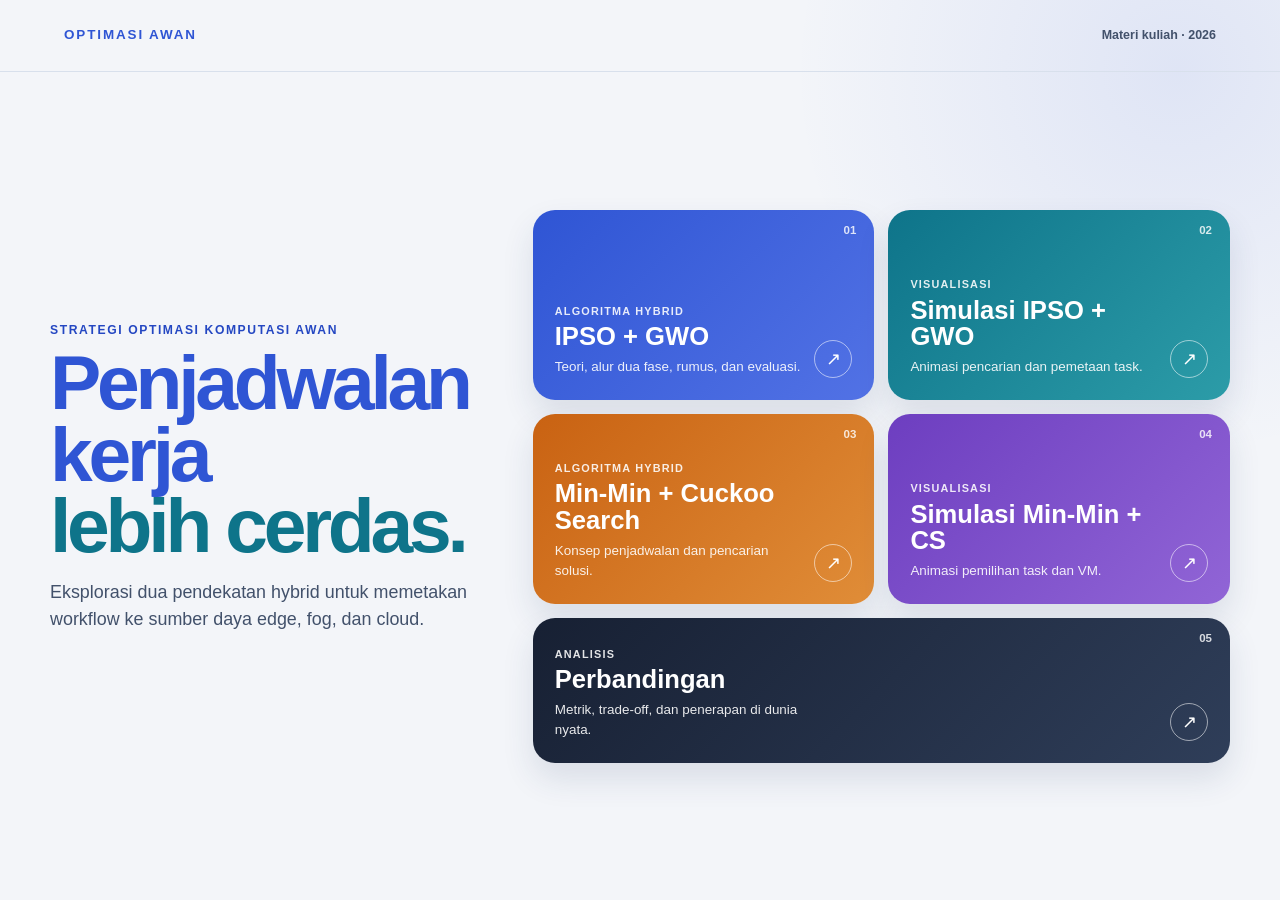
<file: index.html>
<!doctype html>
<html lang="id">
<head>
  <meta charset="utf-8">
  <meta name="viewport" content="width=device-width, initial-scale=1">
  <title>Strategi Optimasi Komputasi Awan</title>
  <meta name="description" content="Dashboard materi penjadwalan cloud dengan dua algoritma hybrid.">
  <link rel="stylesheet" href="css/base.css">
</head>
<body class="dashboard">
  <header class="dashboard-header">
    <a class="brand" href="index.html">OPTIMASI AWAN</a>
    <span class="header-meta">Materi kuliah · 2026</span>
  </header>

  <main class="dashboard-main">
    <section class="dashboard-intro">
      <p class="eyebrow">Strategi Optimasi Komputasi Awan</p>
      <h1>Penjadwalan kerja<br><span>lebih cerdas.</span></h1>
      <p>Eksplorasi dua pendekatan hybrid untuk memetakan workflow ke sumber daya edge, fog, dan cloud.</p>
    </section>

    <section class="dashboard-grid" aria-label="Pilihan halaman">
      <a class="dashboard-card card-indigo" href="ipso-gwo/">
        <span class="card-number">01</span>
        <div>
          <p class="card-kicker">Algoritma hybrid</p>
          <h2>IPSO + GWO</h2>
          <p>Teori, alur dua fase, rumus, dan evaluasi.</p>
        </div>
        <span class="card-arrow" aria-hidden="true">↗</span>
      </a>

      <a class="dashboard-card card-cyan" href="ipso-gwo/simulasi.html">
        <span class="card-number">02</span>
        <div>
          <p class="card-kicker">Visualisasi</p>
          <h2>Simulasi IPSO + GWO</h2>
          <p>Animasi pencarian dan pemetaan task.</p>
        </div>
        <span class="card-arrow" aria-hidden="true">↗</span>
      </a>

      <a class="dashboard-card card-orange" href="minmin-cs/">
        <span class="card-number">03</span>
        <div>
          <p class="card-kicker">Algoritma hybrid</p>
          <h2>Min-Min + Cuckoo Search</h2>
          <p>Konsep penjadwalan dan pencarian solusi.</p>
        </div>
        <span class="card-arrow" aria-hidden="true">↗</span>
      </a>

      <a class="dashboard-card card-violet" href="minmin-cs/simulasi.html">
        <span class="card-number">04</span>
        <div>
          <p class="card-kicker">Visualisasi</p>
          <h2>Simulasi Min-Min + CS</h2>
          <p>Animasi pemilihan task dan VM.</p>
        </div>
        <span class="card-arrow" aria-hidden="true">↗</span>
      </a>

      <a class="dashboard-card card-dark" href="perbandingan/">
        <span class="card-number">05</span>
        <div>
          <p class="card-kicker">Analisis</p>
          <h2>Perbandingan</h2>
          <p>Metrik, trade-off, dan penerapan di dunia nyata.</p>
        </div>
        <span class="card-arrow" aria-hidden="true">↗</span>
      </a>
    </section>
  </main>

  <script src="js/common.js"></script>
</body>
</html>
</file>
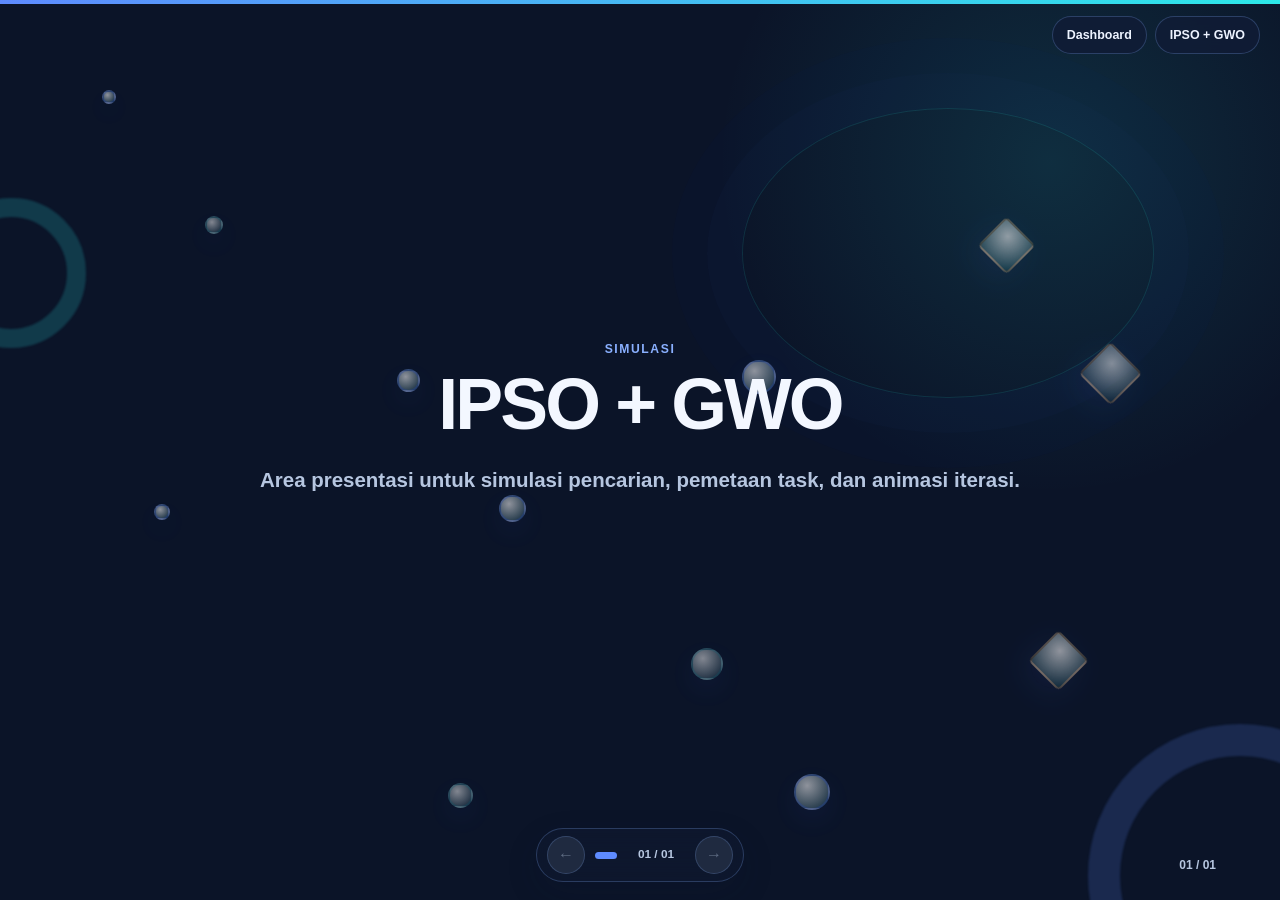
<file: ipso-gwo/simulasi.html>
<!doctype html>
<html lang="id">
<head>
  <meta charset="utf-8">
  <meta name="viewport" content="width=device-width, initial-scale=1">
  <title>Simulasi IPSO + GWO</title>
  <link rel="stylesheet" href="../css/base.css">
  <link rel="stylesheet" href="./theme.css">
</head>
<body class="slide-deck">
  <div class="slide-progress" data-slide-progress></div>
  <nav class="slide-nav" aria-label="Navigasi slide">
    <a href="../index.html">Dashboard</a>
    <a href="./">IPSO + GWO</a>
  </nav>
  <main class="slide-track" data-slide-track>
    <section class="slide todo-slide">
      <div class="slide-inner">
        <p class="eyebrow">Simulasi</p>
        <h1 class="slide-title">IPSO + GWO</h1>
        <p class="slide-subtitle">Area presentasi untuk simulasi pencarian, pemetaan task, dan animasi iterasi.</p>
        <!-- TODO: buat simulasi dan animasi IPSO + GWO di halaman ini. -->
        <!-- TODO: gunakan window.CloudTaskUtils.generateFairDataset agar perbandingan memakai seed dan data yang sama. -->
      </div>
      <span class="slide-number">01 / 01</span>
    </section>
  </main>
  <div class="slide-controls" aria-label="Kontrol slide">
    <button type="button" data-slide-prev aria-label="Slide sebelumnya">←</button>
    <div class="slide-dots" data-slide-dots></div>
    <span class="slide-counter" data-slide-counter>01 / 01</span>
    <button type="button" data-slide-next aria-label="Slide berikutnya">→</button>
  </div>
  <script src="../js/common.js"></script>
  <script src="../js/slides.js"></script>
</body>
</html>
</file>
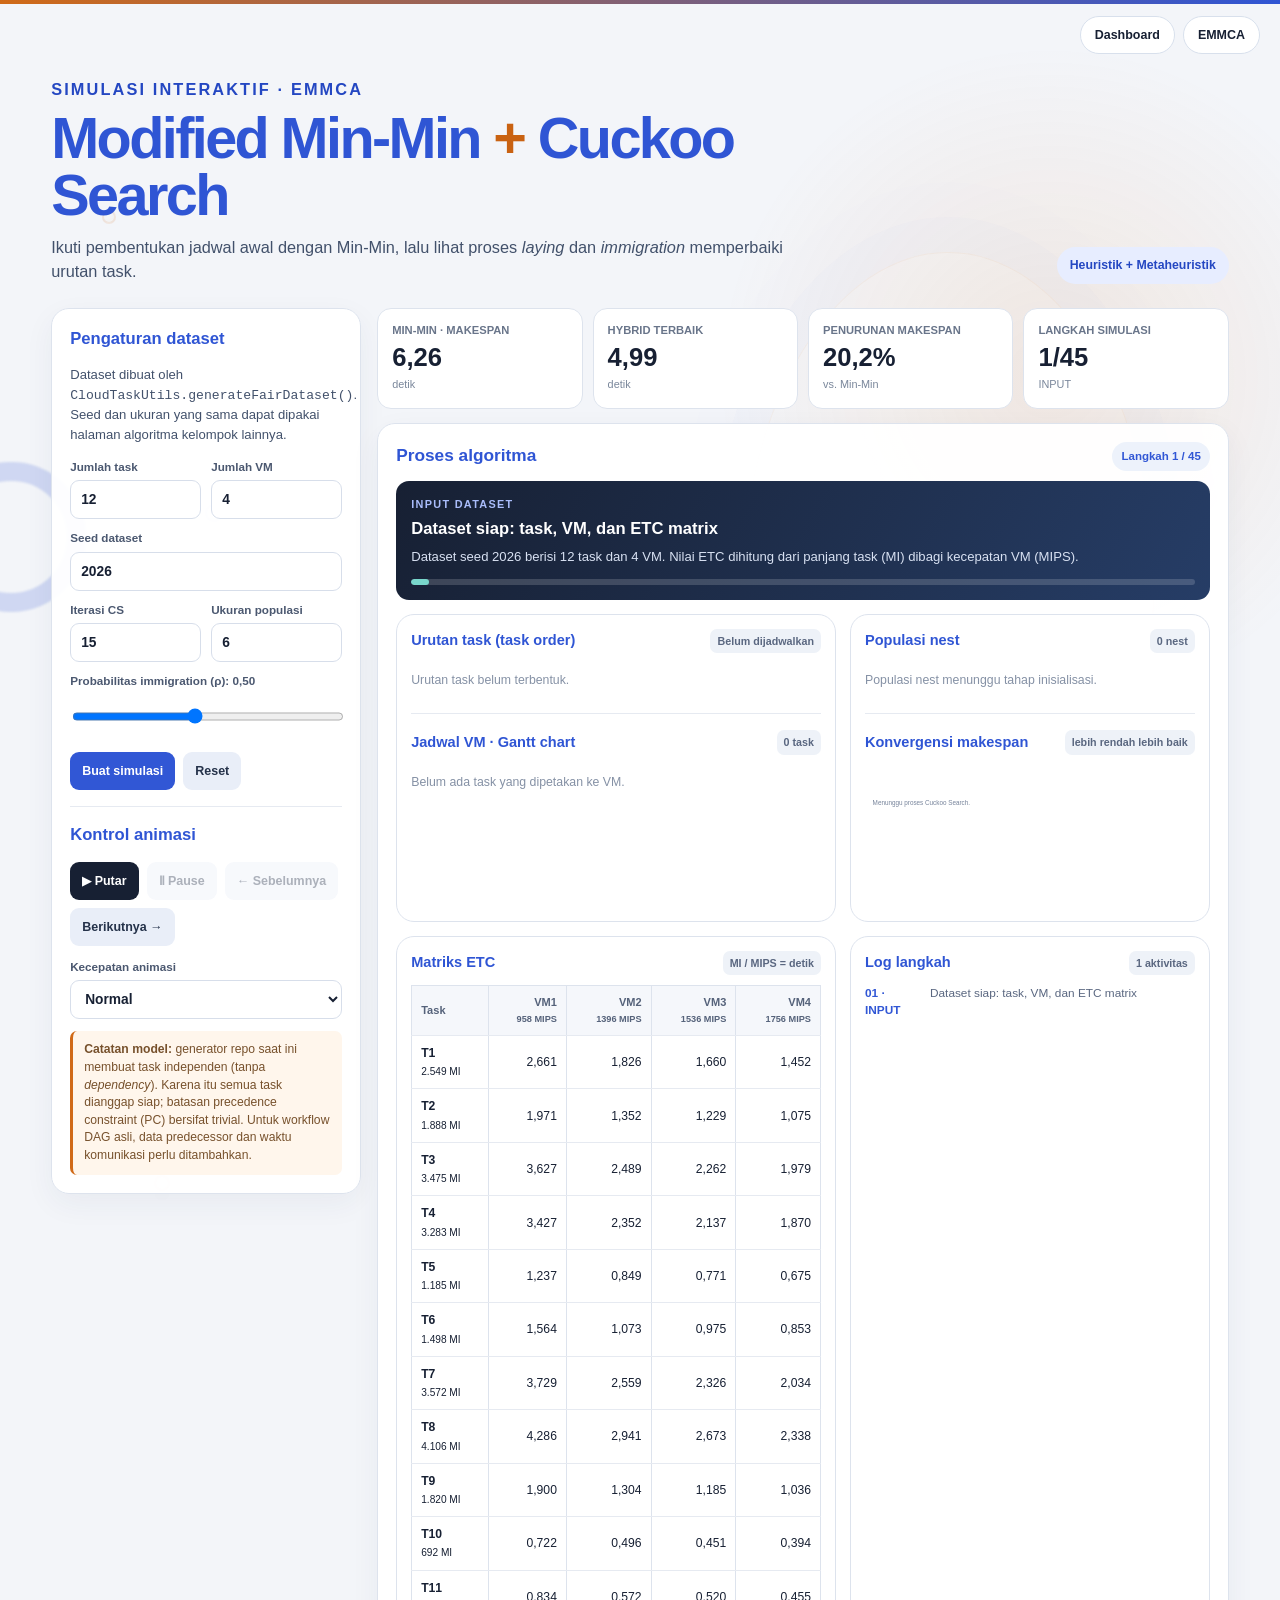
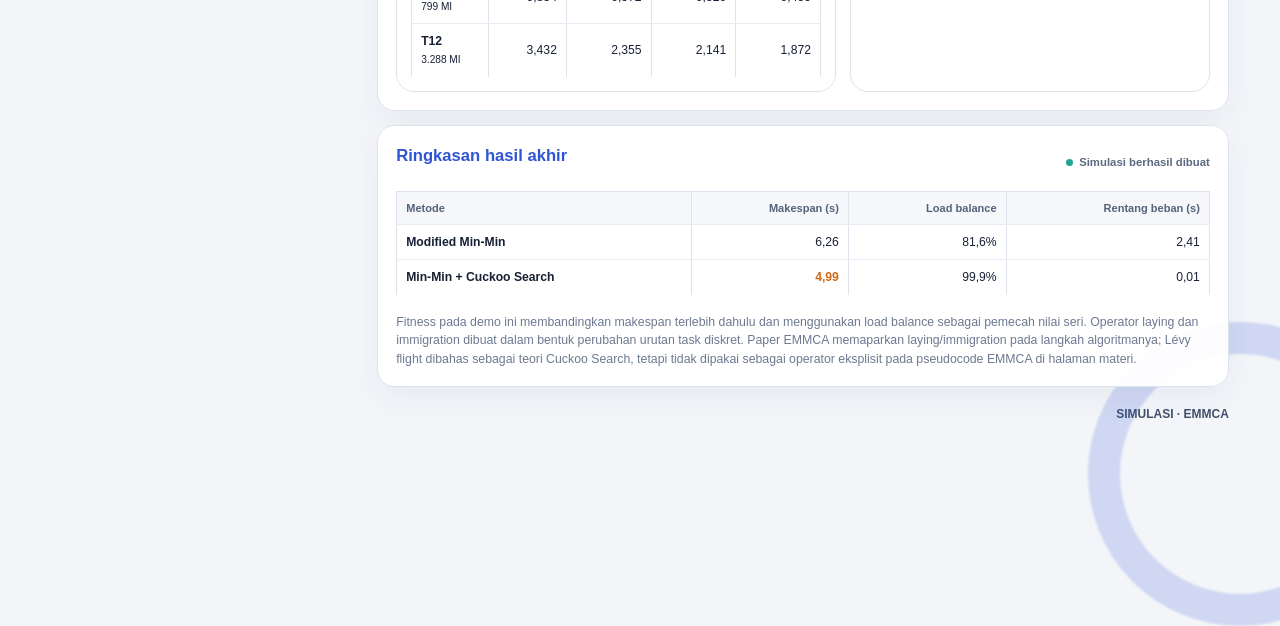
<file: minmin-cs/simulasi.html>
<!doctype html>
<html lang="id">
<head>
  <meta charset="utf-8">
  <meta name="viewport" content="width=device-width, initial-scale=1">
  <meta name="description" content="Simulasi interaktif Modified Min-Min dan Cuckoo Search untuk penjadwalan task cloud computing.">
  <title>Simulasi Min-Min + Cuckoo Search</title>
  <link rel="stylesheet" href="../css/base.css">
  <link rel="stylesheet" href="./theme.css">
  <style>
    /* Gaya khusus simulator; stylesheet global repo tetap dipakai. */
    .slide-deck.sim-page { width:100%; height:auto; min-height:100vh; overflow-x:hidden; overflow-y:auto; background:#f3f5f9; }
    .sim-page .slide-track { width:100%; height:auto; min-height:100vh; display:block; transform:none !important; }
    .sim-page .slide { display:block; width:100%; min-height:100vh; height:auto; padding:clamp(22px,4vw,54px); overflow:visible; }
    .sim-page .slide-inner { width:min(100%,1280px); opacity:1; transform:none; padding:14px 0 60px; }
    .sim-page .ambient-field { opacity:.45; }
    .sim-page .slide-number { position:static; display:block; width:min(100%,1280px); margin:-42px auto 24px; text-align:right; }
    .sim-page .slide-controls { display:none; }
    .sim-page .slide-nav { position:fixed; }
    .sim-header { display:flex; align-items:flex-end; justify-content:space-between; gap:24px; margin:12px 0 24px; }
    .sim-header h1 { max-width:800px; margin:8px 0 10px; color:var(--heading-color); font-size:clamp(2rem,4.5vw,4rem); line-height:1; letter-spacing:-.045em; }
    .sim-header p { max-width:780px; margin:0; color:var(--text-muted); font-size:1.02rem; }
    .sim-pill { flex:0 0 auto; padding:9px 13px; border-radius:999px; background:#e7edff; color:#2447c2; font-size:.77rem; font-weight:900; }
    .sim-grid { display:grid; grid-template-columns:310px minmax(0,1fr); gap:16px; align-items:start; }
    .sim-card { min-width:0; padding:18px; border:1px solid #dde3ed; border-radius:18px; background:rgba(255,255,255,.95); box-shadow:0 10px 30px rgba(31,54,98,.055); }
    .sim-card h2,.sim-card h3 { margin:0 0 12px; color:var(--heading-color); }
    .sim-card h2 { font-size:1.04rem; }
    .sim-card h3 { font-size:.91rem; }
    .sim-muted { color:var(--text-muted); font-size:.82rem; }
    .sim-controls { display:grid; grid-template-columns:1fr 1fr; gap:10px; }
    .sim-field { display:grid; gap:5px; min-width:0; }
    .sim-field.full { grid-column:1/-1; }
    .sim-field label { color:#4b5870; font-size:.73rem; font-weight:800; }
    .sim-field input,.sim-field select { width:100%; min-width:0; height:39px; border:1px solid #d7deea; border-radius:9px; padding:0 10px; background:#fff; color:#172033; font:700 .86rem Inter, "Segoe UI", Arial, sans-serif; }
    .sim-actions { display:flex; flex-wrap:wrap; gap:8px; margin-top:14px; }
    .sim-btn { min-height:38px; border:0; border-radius:9px; padding:8px 12px; background:#3157d5; color:#fff; font:800 .78rem Inter, "Segoe UI", Arial, sans-serif; cursor:pointer; transition:transform .15s,opacity .15s; }
    .sim-btn:hover:not(:disabled) { transform:translateY(-1px); }
    .sim-btn.secondary { background:#e9eef8; color:#25324a; }
    .sim-btn.dark { background:#172033; }
    .sim-btn:disabled { opacity:.38; cursor:not-allowed; }
    .sim-divider { height:1px; margin:16px 0; background:#e6eaf1; }
    .sim-note { margin:12px 0 0; padding:10px 11px; border-left:3px solid #d06a18; border-radius:7px; background:#fff6ec; color:#77512c; font-size:.76rem; line-height:1.45; }
    .sim-kpis { display:grid; grid-template-columns:repeat(4,minmax(0,1fr)); gap:10px; margin-bottom:14px; }
    .sim-kpi { min-width:0; padding:13px 14px; border:1px solid #dde3ed; border-radius:14px; background:#fff; }
    .sim-kpi span { display:block; color:#69758a; font-size:.7rem; font-weight:800; }
    .sim-kpi strong { display:block; margin-top:4px; color:#172033; font-size:clamp(1.25rem,2vw,1.85rem); line-height:1.1; font-variant-numeric:tabular-nums; }
    .sim-kpi small { color:#7a879b; font-size:.68rem; }
    .sim-stage-head { display:flex; justify-content:space-between; align-items:center; gap:12px; margin-bottom:10px; }
    .sim-stage-head h2 { margin:0; font-size:1.08rem; }
    .sim-step-badge { white-space:nowrap; padding:6px 9px; border-radius:999px; background:#edf2fb; color:#3157d5; font-size:.72rem; font-weight:900; }
    .sim-phase { padding:15px; border-radius:13px; background:linear-gradient(120deg,#172033,#263d66); color:#fff; }
    .sim-phase .phase-label { margin:0 0 5px; color:#aabdfb; font-size:.68rem; font-weight:900; letter-spacing:.12em; text-transform:uppercase; }
    .sim-phase h3 { margin:0 0 5px; color:#fff; font-size:1.04rem; }
    .sim-phase p { margin:0; color:#d8e1f2; font-size:.82rem; }
    .sim-progress { height:6px; margin-top:12px; overflow:hidden; border-radius:99px; background:rgba(255,255,255,.16); }
    .sim-progress span { display:block; width:0; height:100%; border-radius:99px; background:#78d6cb; transition:width .2s; }
    .sim-main-grid { display:grid; grid-template-columns:minmax(0,1.1fr) minmax(0,.9fr); gap:14px; margin-top:14px; }
    .sim-section-title { display:flex; justify-content:space-between; align-items:center; gap:8px; margin:0 0 10px; }
    .sim-section-title h3 { margin:0; }
    .sim-tag { padding:4px 7px; border-radius:7px; background:#eef2f8; color:#5a6780; font-size:.67rem; font-weight:800; }
    .sim-order { display:flex; flex-wrap:wrap; gap:6px; min-height:34px; align-items:center; }
    .sim-chip { display:inline-grid; place-items:center; min-width:34px; height:30px; padding:0 7px; border-radius:8px; background:#edf2fb; color:#3157d5; font-size:.72rem; font-weight:900; box-shadow:inset 0 0 0 1px rgba(49,87,213,.12); }
    .sim-chip.active { background:#d06a18; color:#fff; }
    .sim-chip.entry { background:#3157d5; color:#fff; }
    .sim-table-wrap { width:100%; overflow:auto; }
    .sim-table { width:100%; border-collapse:collapse; font-size:.76rem; font-variant-numeric:tabular-nums; }
    .sim-table th,.sim-table td { padding:8px 9px; border-bottom:1px solid #e6eaf1; text-align:right; white-space:nowrap; }
    .sim-table th:first-child,.sim-table td:first-child { text-align:left; }
    .sim-table thead th { color:#55627a; background:#f5f7fb; font-size:.69rem; }
    .sim-table tbody tr:last-child td { border-bottom:0; }
    .sim-highlight { color:#d06a18; font-weight:900; }
    .sim-vm-list { display:grid; gap:10px; }
    .sim-vm-row { display:grid; grid-template-columns:55px minmax(0,1fr) 62px; align-items:center; gap:8px; }
    .sim-vm-name { color:#43516b; font-size:.73rem; font-weight:900; }
    .sim-vm-rail { position:relative; min-width:0; height:26px; overflow:hidden; border-radius:7px; background:repeating-linear-gradient(90deg,#f1f4f9 0,#f1f4f9 calc(25% - 1px),#dfe5ef calc(25% - 1px),#dfe5ef 25%); }
    .sim-vm-bar { position:absolute; top:3px; bottom:3px; display:flex; align-items:center; justify-content:center; overflow:hidden; border-radius:5px; color:#fff; font-size:.63rem; font-weight:900; white-space:nowrap; min-width:3px; }
    .sim-vm-load { color:#65728a; font-size:.7rem; text-align:right; }
    .sim-pop { display:grid; gap:7px; max-height:250px; overflow:auto; }
    .sim-nest { display:grid; grid-template-columns:76px minmax(0,1fr) auto; gap:8px; align-items:center; padding:8px; border:1px solid #e4e9f1; border-radius:9px; background:#fbfcfe; }
    .sim-nest.best { border-color:#e7a45f; background:#fff8f0; }
    .sim-nest-label { color:#4d5a70; font-size:.7rem; font-weight:900; }
    .sim-nest-order { display:flex; flex-wrap:wrap; gap:3px; }
    .sim-nest-order span { min-width:23px; padding:3px 4px; border-radius:5px; background:#edf2fb; color:#425579; font-size:.62rem; font-weight:800; text-align:center; }
    .sim-nest-score { color:#172033; font-size:.7rem; font-weight:900; white-space:nowrap; }
    .sim-chart { width:100%; height:142px; display:block; overflow:visible; }
    .sim-chart text { fill:#76839a; font:10px Inter,Arial,sans-serif; }
    .sim-log { max-height:195px; overflow:auto; display:grid; gap:7px; }
    .sim-log-item { display:grid; grid-template-columns:56px minmax(0,1fr); gap:9px; padding-bottom:7px; border-bottom:1px solid #edf0f5; font-size:.74rem; }
    .sim-log-item:last-child { border-bottom:0; }
    .sim-log-item time { color:#3157d5; font-weight:900; }
    .sim-log-item span { color:#5a6780; }
    .sim-summary { margin-top:14px; }
    .sim-summary table { min-width:480px; }
    .sim-footer-note { margin:18px 0 0; color:#6d7990; font-size:.77rem; line-height:1.5; }
    .sim-status { display:inline-flex; align-items:center; gap:6px; color:#5b6a82; font-size:.71rem; font-weight:800; }
    .sim-status::before { content:""; width:7px; height:7px; border-radius:50%; background:#20a58e; }
    .sim-empty { color:#8591a5; font-size:.77rem; padding:8px 0; }
    @media (max-width:1050px) {
      .sim-grid { grid-template-columns:1fr; }
      .sim-controls { grid-template-columns:repeat(3,minmax(0,1fr)); }
      .sim-field.full { grid-column:auto; }
    }
    @media (max-width:700px) {
      .sim-page .slide { padding:22px 14px 36px; }
      .sim-header { display:block; }
      .sim-pill { display:inline-block; margin-top:14px; }
      .sim-kpis { grid-template-columns:repeat(2,minmax(0,1fr)); }
      .sim-main-grid { grid-template-columns:1fr; }
      .sim-controls { grid-template-columns:repeat(2,minmax(0,1fr)); }
      .sim-nest { grid-template-columns:65px minmax(0,1fr); }
      .sim-nest-score { grid-column:2; }
    }
    @media (prefers-reduced-motion:reduce) { .sim-btn,.sim-progress span { transition:none; } }
  </style>
</head>
<body class="slide-deck sim-page">
  <div class="slide-progress" data-slide-progress></div>
  <nav class="slide-nav" aria-label="Navigasi halaman">
    <a href="../index.html">Dashboard</a>
    <a href="./">EMMCA</a>
  </nav>
      
  <main class="slide-track" data-slide-track>
    <section class="slide">
      <div class="slide-inner">
        <header class="sim-header">
          <div>
            <p class="eyebrow">Simulasi interaktif · EMMCA</p>
            <h1>Modified Min-Min <span style="color:var(--orange)">+</span> Cuckoo Search</h1>
            <p>Ikuti pembentukan jadwal awal dengan Min-Min, lalu lihat proses <em>laying</em> dan <em>immigration</em> memperbaiki urutan task.</p>
          </div>
          <span class="sim-pill">Heuristik + Metaheuristik</span>
        </header>

        <div class="sim-grid">
          <aside class="sim-card" aria-label="Pengaturan simulasi">
            <h2>Pengaturan dataset</h2>
            <p class="sim-muted">Dataset dibuat oleh <code>CloudTaskUtils.generateFairDataset()</code>. Seed dan ukuran yang sama dapat dipakai halaman algoritma kelompok lainnya.</p>
            <div class="sim-controls">
              <div class="sim-field">
                <label for="task-count">Jumlah task</label>
                <input id="task-count" type="number" min="4" max="24" step="1" value="12">
              </div>
              <div class="sim-field">
                <label for="vm-count">Jumlah VM</label>
                <input id="vm-count" type="number" min="2" max="8" step="1" value="4">
              </div>
              <div class="sim-field full">
                <label for="seed">Seed dataset</label>
                <input id="seed" type="number" min="1" max="999999" step="1" value="2026">
              </div>
              <div class="sim-field">
                <label for="iterations">Iterasi CS</label>
                <input id="iterations" type="number" min="1" max="50" step="1" value="15">
              </div>
              <div class="sim-field">
                <label for="population">Ukuran populasi</label>
                <input id="population" type="number" min="3" max="12" step="1" value="6">
              </div>
              <div class="sim-field full">
                <label for="rho">Probabilitas immigration (ρ): <strong id="rho-value">0,50</strong></label>
                <input id="rho" type="range" min="0.1" max="1" step="0.05" value="0.5">
              </div>
            </div>
            <div class="sim-actions">
              <button class="sim-btn" id="build-btn" type="button">Buat simulasi</button>
              <button class="sim-btn secondary" id="reset-btn" type="button">Reset</button>
            </div>
            <div class="sim-divider"></div>
            <h2>Kontrol animasi</h2>
            <div class="sim-actions">
              <button class="sim-btn dark" id="play-btn" type="button">▶ Putar</button>
              <button class="sim-btn secondary" id="pause-btn" type="button" disabled>Ⅱ Pause</button>
              <button class="sim-btn secondary" id="prev-step-btn" type="button">← Sebelumnya</button>
              <button class="sim-btn secondary" id="next-step-btn" type="button">Berikutnya →</button>
            </div>
            <div class="sim-field" style="margin-top:12px">
              <label for="speed">Kecepatan animasi</label>
              <select id="speed">
                <option value="1400">Lambat</option>
                <option value="800" selected>Normal</option>
                <option value="350">Cepat</option>
              </select>
            </div>
            <p class="sim-note"><strong>Catatan model:</strong> generator repo saat ini membuat task independen (tanpa <em>dependency</em>). Karena itu semua task dianggap siap; batasan precedence constraint (PC) bersifat trivial. Untuk workflow DAG asli, data predecessor dan waktu komunikasi perlu ditambahkan.</p>
          </aside>

          <div>
            <section class="sim-kpis" aria-label="Metrik utama">
              <div class="sim-kpi"><span>MIN-MIN · MAKESPAN</span><strong id="kpi-minmin">—</strong><small>detik</small></div>
              <div class="sim-kpi"><span>HYBRID TERBAIK</span><strong id="kpi-hybrid">—</strong><small>detik</small></div>
              <div class="sim-kpi"><span>PENURUNAN MAKESPAN</span><strong id="kpi-gain">—</strong><small>vs. Min-Min</small></div>
              <div class="sim-kpi"><span>LANGKAH SIMULASI</span><strong id="kpi-step">—</strong><small id="kpi-iteration">menyiapkan data</small></div>
            </section>

            <section class="sim-card" aria-live="polite">
              <div class="sim-stage-head">
                <h2>Proses algoritma</h2>
                <span class="sim-step-badge" id="step-badge">Langkah 1 / 1</span>
              </div>
              <div class="sim-phase">
                <p class="phase-label" id="phase-label">INPUT DATASET</p>
                <h3 id="phase-title">Menyiapkan task dan VM</h3>
                <p id="phase-description">Klik Buat simulasi untuk membangun dataset, ETC matrix, dan urutan awal.</p>
                <div class="sim-progress"><span id="phase-progress"></span></div>
              </div>

              <div class="sim-main-grid">
                <section class="sim-card" style="padding:14px;box-shadow:none">
                  <div class="sim-section-title"><h3>Urutan task (task order)</h3><span class="sim-tag" id="order-tag">Belum dijadwalkan</span></div>
                  <div class="sim-order" id="order-view"><span class="sim-empty">Urutan task akan muncul di sini.</span></div>
                  <div class="sim-divider"></div>
                  <div class="sim-section-title"><h3>Jadwal VM · Gantt chart</h3><span class="sim-tag" id="gantt-tag">0 task</span></div>
                  <div class="sim-vm-list" id="gantt-view"><span class="sim-empty">Timeline VM akan muncul setelah langkah Min-Min.</span></div>
                </section>
                <section class="sim-card" style="padding:14px;box-shadow:none">
                  <div class="sim-section-title"><h3>Populasi nest</h3><span class="sim-tag" id="population-tag">0 nest</span></div>
                  <div class="sim-pop" id="population-view"><span class="sim-empty">Populasi Cuckoo Search muncul setelah solusi awal terbentuk.</span></div>
                  <div class="sim-divider"></div>
                  <div class="sim-section-title"><h3>Konvergensi makespan</h3><span class="sim-tag">lebih rendah lebih baik</span></div>
                  <svg class="sim-chart" id="convergence-chart" viewBox="0 0 520 142" role="img" aria-label="Grafik konvergensi makespan">
                    <text x="12" y="22">Grafik akan muncul setelah iterasi berjalan.</text>
                  </svg>
                </section>
              </div>

              <div class="sim-main-grid">
                <section class="sim-card" style="padding:14px;box-shadow:none">
                  <div class="sim-section-title"><h3>Matriks ETC</h3><span class="sim-tag">MI / MIPS = detik</span></div>
                  <div class="sim-table-wrap" id="etc-view"><span class="sim-empty">Matriks execution time akan muncul di sini.</span></div>
                </section>
                <section class="sim-card" style="padding:14px;box-shadow:none">
                  <div class="sim-section-title"><h3>Log langkah</h3><span class="sim-tag" id="log-count">0 aktivitas</span></div>
                  <div class="sim-log" id="log-view"><span class="sim-empty">Log proses akan muncul di sini.</span></div>
                </section>
              </div>
            </section>

            <section class="sim-card sim-summary">
              <div class="sim-section-title"><h2>Ringkasan hasil akhir</h2><span class="sim-status" id="sim-status">Siap dijalankan</span></div>
              <div class="sim-table-wrap">
                <table class="sim-table" aria-label="Perbandingan Min-Min dan Min-Min Cuckoo Search">
                  <thead><tr><th>Metode</th><th>Makespan (s)</th><th>Load balance</th><th>Rentang beban (s)</th></tr></thead>
                  <tbody id="result-table"><tr><td colspan="4" style="text-align:center;color:#8490a4">Hasil akan terisi setelah simulasi dibuat.</td></tr></tbody>
                </table>
              </div>
              <p class="sim-footer-note">Fitness pada demo ini membandingkan makespan terlebih dahulu dan menggunakan load balance sebagai pemecah nilai seri. Operator laying dan immigration dibuat dalam bentuk perubahan urutan task diskret. Paper EMMCA memaparkan laying/immigration pada langkah algoritmanya; Lévy flight dibahas sebagai teori Cuckoo Search, tetapi tidak dipakai sebagai operator eksplisit pada pseudocode EMMCA di halaman materi.</p>
            </section>
          </div>
        </div>
      </div>
      <span class="slide-number">SIMULASI · EMMCA</span>
    </section>
  </main>
  
  <div class="slide-controls" aria-label="Kontrol slide">
    <button type="button" data-slide-prev aria-label="Slide sebelumnya">←</button>
    <div class="slide-dots" data-slide-dots></div>
    <span class="slide-counter" data-slide-counter>01 / 01</span>
    <button type="button" data-slide-next aria-label="Slide berikutnya">→</button>
  </div>
  
  <script src="../js/common.js"></script>
  <script src="../js/slides.js"></script>
  <script src="../js/minmin-cs-simulation.js"></script>
</body>
</html>
</file>
<file: css/base.css>
:root,
[data-theme="light"] {
  --bg: #f3f5f9;
  --slide-bg: #f5f7fb;
  --slide-bg-alt: #edf2fa;
  --surface: #ffffff;
  --surface-subtle: #edf2fb;
  --text: #172033;
  --text-color: var(--text);
  --heading-color: #2f55d4;
  --text-muted: #42516b;
  --muted: var(--text-muted);
  --indigo: #2f55d4;
  --cyan: #0e748a;
  --orange: #c96212;
  --violet: #7445c5;
  --accent: var(--indigo);
  --accent-secondary: var(--cyan);
  --accent-text: #2447c2;
  --accent-soft: rgba(47, 85, 212, 0.10);
  --accent-glow: rgba(47, 85, 212, 0.22);
  --dark: #172033;
  --border: #d8e0ec;
  --radius: 22px;
  --container: 1180px;
  --shadow-card: 0 14px 32px rgba(23, 32, 51, 0.08);
  --shadow-card-hover: 0 20px 40px rgba(23, 32, 51, 0.14);
  --dock-bg: rgba(255, 255, 255, 0.90);
  --dock-border: rgba(47, 85, 212, 0.18);
  --dock-btn-bg: #2f55d4;
  --dock-btn-fg: #ffffff;
  --dock-btn-disabled-bg: #e4eaf4;
  --dock-btn-disabled-fg: #8391a8;
  --dock-dot-bg: #b4c0d4;
  --nav-bg: rgba(255, 255, 255, 0.92);
  --nav-fg: #172033;
  --nav-border: #d8e0ec;
  --code-bg: #131d31;
  --code-fg: #edf3ff;
  --ambient-primary: rgba(47, 85, 212, 0.34);
  --ambient-secondary: rgba(14, 116, 138, 0.28);
  --ambient-tertiary: rgba(201, 98, 18, 0.26);
  --focus-ring: #2f55d4;
}

[data-theme="dark"],
.slide[data-theme="dark"] {
  --bg: #0d1525;
  --slide-bg: #0d1525;
  --slide-bg-alt: #111c32;
  --surface: #152238;
  --surface-subtle: #1c2d4a;
  --text: #e4ecf9;
  --text-color: var(--text);
  --heading-color: #f0f5ff;
  --text-muted: #b4c2d8;
  --muted: var(--text-muted);
  --indigo: #4169eb;
  --accent: #6e94ff;
  --accent-secondary: #4ed8e0;
  --accent-text: #85a8ff;
  --accent-soft: rgba(110, 148, 255, 0.14);
  --accent-glow: rgba(110, 148, 255, 0.28);
  --border: #2a3c5c;
  --shadow-card: 0 14px 32px rgba(4, 9, 20, 0.36);
  --shadow-card-hover: 0 22px 44px rgba(4, 9, 20, 0.5);
  --dock-bg: rgba(18, 29, 48, 0.92);
  --dock-border: rgba(133, 168, 255, 0.22);
  --dock-btn-bg: #3b63e6;
  --dock-btn-fg: #ffffff;
  --dock-btn-disabled-bg: rgba(148, 163, 184, 0.16);
  --dock-btn-disabled-fg: rgba(180, 194, 216, 0.45);
  --dock-dot-bg: #4f6282;
  --nav-bg: rgba(21, 34, 56, 0.92);
  --nav-fg: #edf3ff;
  --nav-border: #2c4063;
  --code-bg: #0a1120;
  --code-fg: #edf3ff;
  --ambient-primary: rgba(110, 148, 255, 0.32);
  --ambient-secondary: rgba(78, 216, 224, 0.28);
  --ambient-tertiary: rgba(255, 166, 77, 0.24);
  --focus-ring: #85a8ff;
}

* { box-sizing: border-box; }
html { scroll-behavior: smooth; }
body {
  margin: 0;
  min-width: 320px;
  color: var(--text-color);
  background: var(--bg);
  font-family: Inter, "Segoe UI", Arial, sans-serif;
  line-height: 1.5;
}
a { color: inherit; }

:focus-visible {
  outline: 3px solid var(--focus-ring);
  outline-offset: 2px;
}

/* Dashboard */
.dashboard {
  min-height: 100vh;
  background:
    radial-gradient(circle at 92% 8%, var(--accent-soft), transparent 24rem),
    var(--bg);
}
.dashboard-header {
  height: 72px;
  display: flex;
  align-items: center;
  justify-content: space-between;
  padding: 0 clamp(20px, 5vw, 64px);
  border-bottom: 1px solid var(--border);
}
.brand {
  text-decoration: none;
  color: var(--heading-color);
  font-size: 0.84rem;
  font-weight: 900;
  letter-spacing: 0.14em;
}
.header-meta {
  color: var(--text-muted);
  font-size: 0.78rem;
  font-weight: 700;
}
.dashboard-main {
  width: min(calc(100% - 40px), var(--container));
  min-height: calc(100vh - 72px);
  margin: 0 auto;
  display: grid;
  grid-template-columns: 0.72fr 1.28fr;
  gap: clamp(28px, 5vw, 72px);
  align-items: center;
  padding: 44px 0;
}
.dashboard-intro h1 {
  margin: 8px 0 18px;
  color: var(--heading-color);
  font-size: clamp(3rem, 6vw, 6.1rem);
  line-height: 0.93;
  letter-spacing: -0.055em;
}
.dashboard-intro h1 span { color: var(--accent-secondary); }
.dashboard-intro > p:last-child {
  max-width: 430px;
  color: var(--text-muted);
  font-size: clamp(1rem, 1.4vw, 1.15rem);
}
.eyebrow {
  margin: 0;
  color: var(--accent-text);
  font-size: 0.76rem;
  font-weight: 900;
  letter-spacing: 0.13em;
  text-transform: uppercase;
}
.dashboard-grid {
  display: grid;
  grid-template-columns: repeat(2, minmax(0, 1fr));
  gap: 14px;
}
.dashboard-card {
  position: relative;
  min-height: 190px;
  padding: 22px;
  display: flex;
  align-items: flex-end;
  justify-content: space-between;
  overflow: hidden;
  border-radius: var(--radius);
  color: #ffffff;
  text-decoration: none;
  box-shadow: 0 16px 32px rgba(31, 54, 98, 0.12);
  transition: transform 180ms ease, box-shadow 180ms ease;
}
.dashboard-card:hover {
  transform: translateY(-5px);
  box-shadow: 0 20px 38px rgba(31, 54, 98, 0.20);
}
.dashboard-card:last-child { grid-column: 1 / -1; min-height: 145px; }
.card-indigo { background: linear-gradient(135deg, #2f55d4, #5272e5); }
.card-cyan { background: linear-gradient(135deg, #0e748a, #2c9ca8); }
.card-orange { background: linear-gradient(135deg, #c96212, #e08d38); }
.card-violet { background: linear-gradient(135deg, #6d3ec0, #9165d6); }
.card-dark { background: linear-gradient(135deg, #172033, #2f3e59); }
.card-number {
  position: absolute;
  right: 18px;
  top: 12px;
  font-size: 0.72rem;
  font-weight: 900;
  opacity: 0.82;
}
.card-kicker {
  margin: 0 0 4px;
  font-size: 0.68rem;
  font-weight: 900;
  letter-spacing: 0.11em;
  text-transform: uppercase;
  opacity: 0.88;
}
.dashboard-card h2 {
  max-width: 260px;
  margin: 0;
  color: #ffffff;
  font-size: clamp(1.25rem, 2vw, 1.75rem);
  line-height: 1.05;
}
.dashboard-card div > p:last-child {
  max-width: 260px;
  margin: 7px 0 0;
  font-size: 0.84rem;
  opacity: 0.90;
}
.card-arrow {
  flex: 0 0 auto;
  width: 38px;
  height: 38px;
  display: grid;
  place-items: center;
  margin-left: 10px;
  border: 1px solid rgba(255, 255, 255, 0.55);
  border-radius: 50%;
  font-size: 1.15rem;
}

/* Slide presentation */
.slide-deck {
  width: 100vw;
  height: 100vh;
  overflow: hidden;
  background: var(--slide-bg);
}
.slide-track {
  width: 100%;
  height: 100%;
  display: flex;
  perspective: 1400px;
  transition: transform 820ms cubic-bezier(.22, .82, .18, 1);
  will-change: transform;
}
.slide {
  position: relative;
  flex: 0 0 100vw;
  width: 100vw;
  height: 100vh;
  min-height: 100vh;
  display: grid;
  grid-template-columns: minmax(0, 1fr);
  align-items: center;
  padding: clamp(64px, 7vh, 84px) clamp(28px, 5.5vw, 76px) 108px;
  color: var(--text-color);
  background:
    radial-gradient(circle at 82% 18%, var(--accent-soft), transparent 26vw),
    var(--slide-bg);
  overflow-x: hidden;
  overflow-y: auto;
  isolation: isolate;
  backface-visibility: hidden;
  transform-origin: center center;
}
.slide:nth-child(even) {
  background:
    linear-gradient(135deg, var(--accent-soft), transparent 38%),
    var(--slide-bg-alt);
}
.slide::before,
.slide::after {
  content: "";
  position: absolute;
  pointer-events: none;
  border-radius: 50%;
  filter: blur(1px);
  opacity: 0.18;
}
.slide::before {
  width: 15rem;
  height: 15rem;
  right: -7rem;
  bottom: -8rem;
  border: 2rem solid var(--accent);
}
.slide::after {
  width: 7rem;
  height: 7rem;
  left: -4rem;
  top: 22%;
  border: 1.2rem solid var(--accent-secondary);
}

.ambient-field {
  position: absolute;
  z-index: 1;
  inset: 0;
  overflow: hidden;
  pointer-events: none;
}
.ambient-field::before {
  content: "";
  position: absolute;
  width: 32%;
  height: 32%;
  left: 58%;
  top: 12%;
  border: 1px solid var(--accent-soft);
  border-radius: 50%;
  box-shadow:
    0 0 0 35px rgba(47, 85, 212, 0.025),
    0 0 0 70px rgba(47, 85, 212, 0.015);
  animation: ambient-orbit 18s linear infinite;
  animation-play-state: paused;
}
.slide.is-active .ambient-field::before,
.slide.is-active .ambient-bubble {
  animation-play-state: running;
}
body.is-page-hidden .ambient-field::before,
body.is-page-hidden .ambient-bubble,
body.is-page-hidden .orbit,
body.is-page-hidden .orbit::before,
body.is-page-hidden .orbit::after,
body.is-page-hidden .particle {
  animation-play-state: paused !important;
}
.ambient-bubble {
  --x: 20%;
  --y: 20%;
  --size: 16px;
  --delay: 0s;
  --duration: 10s;
  --float-x: 40px;
  --float-y: -60px;
  position: absolute;
  left: var(--x);
  top: var(--y);
  width: var(--size);
  height: var(--size);
  border: 2px solid var(--ambient-primary);
  border-radius: 50%;
  background: radial-gradient(circle at 35% 30%, rgba(255, 255, 255, 0.72), var(--accent-soft));
  box-shadow: 0 10px 28px rgba(47, 85, 212, 0.12);
  opacity: 0.75;
  animation: ambient-drift var(--duration) cubic-bezier(.45, .05, .55, .95) var(--delay) infinite alternate;
  animation-play-state: paused;
  will-change: transform;
}
.ambient-bubble:nth-child(3n) {
  border-color: var(--ambient-secondary);
  background: radial-gradient(circle at 35% 30%, rgba(255, 255, 255, 0.65), rgba(14, 116, 138, 0.14));
}
.ambient-bubble:nth-child(4n) {
  border-radius: 5px;
  transform: rotate(45deg);
  border-color: var(--ambient-tertiary);
}
@keyframes ambient-drift {
  0% { transform: translate3d(-26px, 26px, 0) scale(.76) rotate(-12deg); }
  35% { transform: translate3d(16px, calc(-1 * var(--float-y)), 0) scale(1.14) rotate(10deg); }
  68% { transform: translate3d(var(--float-x), -28px, 0) scale(.9) rotate(18deg); }
  100% { transform: translate3d(38px, var(--float-y), 0) scale(1.06) rotate(32deg); }
}
@keyframes ambient-orbit {
  to { transform: rotate(360deg) scale(1.08); }
}

.slide-inner {
  width: min(100%, 1120px);
  min-width: 0;
  margin: auto;
  position: relative;
  z-index: 2;
  opacity: 0;
  transform: translateY(26px) scale(0.985);
  transition: opacity 520ms ease 220ms, transform 720ms cubic-bezier(.2, .75, .2, 1) 180ms;
}
.slide.is-active .slide-inner {
  opacity: 1;
  transform: translateY(0) scale(1);
}
.slide.is-entering-forward {
  z-index: 3;
  animation: entering-forward 820ms cubic-bezier(.16, .82, .22, 1) both;
}
.slide.is-entering-backward {
  z-index: 3;
  animation: entering-backward 820ms cubic-bezier(.16, .82, .22, 1) both;
}
.slide.is-exiting-forward {
  z-index: 2;
  animation: exiting-forward 820ms cubic-bezier(.16, .82, .22, 1) both;
}
.slide.is-exiting-backward {
  z-index: 2;
  animation: exiting-backward 820ms cubic-bezier(.16, .82, .22, 1) both;
}
@keyframes entering-forward {
  0% { transform: translateX(16%) scale(.86) rotateY(-6deg); opacity: 0.72; }
  58% { transform: translateX(-1.5%) scale(1.01) rotateY(1deg); opacity: 1; }
  100% { transform: translateX(0) scale(1) rotateY(0); opacity: 1; }
}
@keyframes entering-backward {
  0% { transform: translateX(-16%) scale(.86) rotateY(6deg); opacity: 0.72; }
  58% { transform: translateX(1.5%) scale(1.01) rotateY(-1deg); opacity: 1; }
  100% { transform: translateX(0) scale(1) rotateY(0); opacity: 1; }
}
@keyframes exiting-forward {
  0% { transform: translateX(0) scale(1); opacity: 1; }
  100% { transform: translateX(-18%) scale(.9) rotateY(5deg); opacity: 0.45; }
}
@keyframes exiting-backward {
  0% { transform: translateX(0) scale(1); opacity: 1; }
  100% { transform: translateX(18%) scale(.9) rotateY(-5deg); opacity: 0.45; }
}

.slide.is-active .eyebrow {
  animation: reel-eyebrow 580ms cubic-bezier(.2, .75, .2, 1) both 220ms;
}
.slide.is-active .slide-title {
  animation: reel-title 680ms cubic-bezier(.2, .75, .2, 1) both 280ms;
}
.slide.is-active .slide-subtitle,
.slide.is-active .formula,
.slide.is-active .table-wrap,
.slide.is-active .mermaid,
.slide.is-active pre,
.slide.is-active .particle-row,
.slide.is-active .orbit {
  animation: reel-content 620ms cubic-bezier(.2, .75, .2, 1) both 380ms;
}
.slide.is-active .slide-panel:nth-child(1) { animation: reel-card 580ms cubic-bezier(.2, .75, .2, 1) both 360ms; }
.slide.is-active .slide-panel:nth-child(2) { animation: reel-card 580ms cubic-bezier(.2, .75, .2, 1) both 450ms; }
.slide.is-active .slide-panel:nth-child(3) { animation: reel-card 580ms cubic-bezier(.2, .75, .2, 1) both 540ms; }
@keyframes reel-eyebrow {
  from { opacity: 0; transform: translateX(-18px); }
  to { opacity: 1; transform: translateX(0); }
}
@keyframes reel-title {
  from { opacity: 0; transform: translateY(32px) scale(.97); }
  to { opacity: 1; transform: translateY(0) scale(1); }
}
@keyframes reel-content {
  from { opacity: 0; transform: translateY(22px) scale(.98); }
  to { opacity: 1; transform: translateY(0) scale(1); }
}
@keyframes reel-card {
  from { opacity: 0; transform: translateY(36px) scale(.95); }
  to { opacity: 1; transform: translateY(0) scale(1); }
}

/* Standardized Typography & Semantic Contrast */
.slide h1,
.slide h2,
.slide h3,
.slide-title,
.slide-panel h2,
.slide-panel h3 {
  color: var(--heading-color);
}
.slide-title {
  max-width: 920px;
  margin: 10px 0 24px;
  font-size: clamp(2.3rem, 5.6vw, 5.2rem);
  line-height: 1.01;
  letter-spacing: -0.04em;
}
.slide-subtitle {
  max-width: 780px;
  color: var(--text-muted);
  font-weight: 600;
  font-size: clamp(1.02rem, 1.8vw, 1.28rem);
}
.slide .eyebrow { color: var(--accent-text); }
.slide-panel p,
.slide-panel li { color: var(--text-muted); }
.slide-panel strong,
.slide-subtitle strong { color: var(--text-color); font-weight: 800; }

.slide-grid {
  display: grid;
  grid-template-columns: repeat(2, minmax(0, 1fr));
  gap: 18px;
}
.slide-grid.three { grid-template-columns: repeat(3, minmax(0, 1fr)); }
.slide-panel {
  min-width: 0;
  padding: clamp(18px, 2.6vw, 26px);
  border: 1px solid var(--border);
  border-radius: 18px;
  background: var(--surface);
  box-shadow: var(--shadow-card);
  transition: transform 240ms ease, border-color 240ms ease, box-shadow 240ms ease;
}
.slide-panel:hover {
  transform: translateY(-5px);
  border-color: var(--accent-glow);
  box-shadow: var(--shadow-card-hover);
}
.slide-panel h2,
.slide-panel h3 { margin-top: 0; }
.slide-panel p:last-child { margin-bottom: 0; }

.slide-number {
  position: fixed;
  right: clamp(20px, 4vw, 48px);
  bottom: 28px;
  z-index: 15;
  color: var(--text-muted);
  font-size: 0.75rem;
  font-weight: 900;
  pointer-events: none;
}
.slide .slide-number {
  position: absolute;
  right: clamp(24px, 5vw, 64px);
  bottom: 26px;
}

/* Top Navigation */
.slide-nav {
  position: fixed;
  z-index: 25;
  right: 20px;
  top: 16px;
  display: flex;
  gap: 8px;
}
.slide-nav a,
.slide-nav button {
  min-height: 38px;
  display: inline-grid;
  place-items: center;
  padding: 7px 14px;
  border: 1px solid var(--nav-border);
  border-radius: 999px;
  background: var(--nav-bg);
  color: var(--nav-fg);
  text-decoration: none;
  font: 800 0.78rem/1 Inter, "Segoe UI", sans-serif;
  cursor: pointer;
  backdrop-filter: blur(10px);
  transition: transform 160ms ease, border-color 160ms ease, background-color 160ms ease;
}
.slide-nav a:hover,
.slide-nav button:hover {
  transform: translateY(-1px);
  border-color: var(--accent);
}

/* Bottom Dock Navigation */
.slide-controls {
  position: fixed;
  z-index: 30;
  left: 50%;
  bottom: 18px;
  transform: translateX(-50%);
  display: flex;
  align-items: center;
  gap: 10px;
  padding: 7px 10px;
  border: 1px solid var(--dock-border);
  border-radius: 999px;
  background: var(--dock-bg);
  box-shadow: 0 12px 32px rgba(15, 25, 48, 0.16);
  backdrop-filter: blur(14px);
  max-width: calc(100vw - 24px);
}
.slide-controls > button {
  flex: 0 0 auto;
  width: 38px;
  height: 38px;
  display: grid;
  place-items: center;
  border: 1px solid transparent;
  border-radius: 50%;
  background: var(--dock-btn-bg);
  color: var(--dock-btn-fg);
  font-size: 1rem;
  font-weight: 800;
  line-height: 1;
  cursor: pointer;
  transition: transform 160ms ease, background-color 160ms ease, color 160ms ease, opacity 160ms ease;
}
.slide-controls > button:not(:disabled):hover {
  transform: scale(1.08);
}
.slide-controls > button:disabled {
  background: var(--dock-btn-disabled-bg);
  color: var(--dock-btn-disabled-fg);
  border-color: var(--border);
  opacity: 1;
  cursor: not-allowed;
}
.slide-counter {
  min-width: 58px;
  text-align: center;
  color: var(--text-muted);
  font-size: 0.74rem;
  font-weight: 900;
  font-variant-numeric: tabular-nums;
}
.slide-dots {
  display: flex;
  gap: 5px;
  align-items: center;
  max-width: 44vw;
  overflow: hidden;
  padding: 2px 0;
}
.slide-controls .slide-dot {
  flex: 0 0 auto;
  width: 7px;
  height: 7px;
  padding: 0;
  border: 0;
  border-radius: 99px;
  background: var(--dock-dot-bg);
  cursor: pointer;
  transition: width 220ms ease, background-color 220ms ease, transform 180ms ease;
}
.slide-controls .slide-dot:hover {
  transform: scale(1.25);
}
.slide-controls .slide-dot.is-active {
  width: 22px;
  background: var(--accent);
}
.slide-progress {
  position: fixed;
  z-index: 40;
  left: 0;
  top: 0;
  height: 4px;
  width: 100%;
  transform-origin: left center;
  transform: scaleX(0.08);
  background: linear-gradient(90deg, var(--accent), var(--accent-secondary));
  transition: transform 460ms cubic-bezier(.22, .82, .18, 1);
}

/* Shared visual widgets */
.orbit {
  position: relative;
  width: clamp(240px, 30vw, 390px);
  aspect-ratio: 1;
  margin: auto;
  display: grid;
  place-items: center;
  border: 1px solid var(--accent-glow);
  border-radius: 50%;
  animation: orbit-breathe 4s ease-in-out infinite;
}
.orbit::before,
.orbit::after {
  content: "";
  position: absolute;
  border: 1px dashed var(--accent-glow);
  border-radius: 50%;
  animation: orbit-spin 16s linear infinite;
}
.orbit::before { inset: 12%; }
.orbit::after { inset: 28%; animation-direction: reverse; animation-duration: 10s; }
.orbit-core {
  width: 34%;
  aspect-ratio: 1;
  display: grid;
  place-items: center;
  border-radius: 50%;
  background: #2f55d4;
  color: #ffffff;
  font-weight: 900;
  box-shadow: 0 16px 38px rgba(47, 85, 212, 0.30);
}
.orbit-node {
  position: absolute;
  width: 52px;
  height: 52px;
  display: grid;
  place-items: center;
  border-radius: 50%;
  background: var(--surface);
  color: var(--heading-color);
  border: 1px solid var(--border);
  font-size: 0.72rem;
  font-weight: 900;
  box-shadow: 0 8px 24px rgba(23, 32, 51, 0.14);
}
.orbit-node.n1 { left: 8%; top: 14%; }
.orbit-node.n2 { right: 4%; top: 38%; }
.orbit-node.n3 { left: 24%; bottom: 2%; }
@keyframes orbit-spin { to { transform: rotate(360deg); } }
@keyframes orbit-breathe {
  0%, 100% { transform: scale(.98); }
  50% { transform: scale(1.025); }
}

.particle-row {
  display: flex;
  align-items: center;
  justify-content: center;
  gap: clamp(8px, 2vw, 22px);
  min-height: 150px;
}
.particle {
  width: clamp(54px, 7vw, 86px);
  aspect-ratio: 1;
  display: grid;
  place-items: center;
  border-radius: 50%;
  background: var(--surface-subtle);
  color: var(--accent-text);
  font-weight: 900;
  box-shadow: inset 0 0 0 1px var(--border);
  animation: particle-pulse 2.4s ease-in-out infinite;
}
.particle:nth-child(2) { animation-delay: .18s; }
.particle:nth-child(3) { animation-delay: .36s; }
.particle:nth-child(4) { animation-delay: .54s; }
.particle.is-best {
  background: #2f55d4;
  color: #ffffff;
  box-shadow: 0 14px 32px rgba(47, 85, 212, 0.28);
}
@keyframes particle-pulse {
  0%, 100% { transform: translateY(0); }
  50% { transform: translateY(-10px); }
}

.metric {
  font-size: clamp(2.1rem, 4.6vw, 4.2rem);
  line-height: 1;
  font-weight: 900;
  letter-spacing: -0.04em;
  color: var(--accent-text);
}
.formula {
  padding: 16px 18px;
  border-radius: 14px;
  border: 1px solid var(--border);
  overflow-x: auto;
  background: var(--surface-subtle);
  color: var(--text-color);
  text-align: center;
}
.table-wrap { overflow-x: auto; }
table {
  width: 100%;
  border-collapse: collapse;
  background: var(--surface);
  color: var(--text-color);
}
th, td {
  padding: 10px 12px;
  border: 1px solid var(--border);
  text-align: left;
}
th {
  background: var(--surface-subtle);
  color: var(--heading-color);
  font-weight: 800;
}
pre {
  overflow-x: auto;
  padding: 18px;
  border-radius: 14px;
  border: 1px solid var(--border);
  background: var(--code-bg);
  color: var(--code-fg);
  font-size: clamp(0.74rem, 1.15vw, 0.88rem);
}
.mermaid {
  max-height: 56vh;
  overflow: auto;
  padding: 12px;
  border: 1px solid var(--border);
  border-radius: 14px;
  background: var(--surface);
}
.todo-slide {
  display: grid;
  place-items: center;
  text-align: center;
}
.todo-slide .slide-inner { max-width: 760px; }

/* Keep explicit light simulator page scoped to light tokens even in dark OS mode */
.slide-deck.sim-page {
  --bg: #f3f5f9;
  --slide-bg: #f3f5f9;
  --slide-bg-alt: #f3f5f9;
  --surface: #ffffff;
  --surface-subtle: #edf2fb;
  --text: #172033;
  --text-color: #172033;
  --heading-color: #2f55d4;
  --text-muted: #42516b;
  --muted: #42516b;
  --indigo: #2f55d4;
  --accent: #2f55d4;
  --accent-text: #2447c2;
  --border: #dde3ed;
  --nav-bg: rgba(255, 255, 255, 0.94);
  --nav-fg: #172033;
  --nav-border: #d8e0ec;
  color: var(--text-color);
}

/* Body active-slide theme sync for fixed dock & top nav */
body[data-active-theme="light"] {
  --dock-bg: rgba(255, 255, 255, 0.92);
  --dock-border: rgba(47, 85, 212, 0.18);
  --dock-btn-bg: #2f55d4;
  --dock-btn-fg: #ffffff;
  --dock-btn-disabled-bg: #e4eaf4;
  --dock-btn-disabled-fg: #8391a8;
  --dock-dot-bg: #b4c0d4;
  --nav-bg: rgba(255, 255, 255, 0.92);
  --nav-fg: #172033;
  --nav-border: #d8e0ec;
  --text-muted: #42516b;
  --border: #d8e0ec;
  --accent: #2f55d4;
}
body[data-active-theme="dark"] {
  --dock-bg: rgba(18, 29, 48, 0.92);
  --dock-border: rgba(133, 168, 255, 0.24);
  --dock-btn-bg: #3b63e6;
  --dock-btn-fg: #ffffff;
  --dock-btn-disabled-bg: rgba(148, 163, 184, 0.16);
  --dock-btn-disabled-fg: rgba(180, 194, 216, 0.45);
  --dock-dot-bg: #4f6282;
  --nav-bg: rgba(21, 34, 56, 0.92);
  --nav-fg: #edf3ff;
  --nav-border: #2c4063;
  --text-muted: #b4c2d8;
  --border: #2a3c5c;
  --accent: #6e94ff;
}

@media (max-width: 900px) {
  .dashboard-main {
    grid-template-columns: 1fr;
    align-content: start;
  }
  .dashboard-intro h1 { font-size: clamp(3.2rem, 13vw, 5.8rem); }
  .dashboard-grid { padding-bottom: 24px; }
  .slide-grid, .slide-grid.three { grid-template-columns: minmax(0, 1fr); }
  .slide {
    min-height: 100vh;
    width: 100vw;
    flex-basis: 100vw;
    align-items: start;
    padding: 68px 18px 108px;
  }
  .slide-nav { right: 10px; top: 10px; }
  .slide .slide-number { right: 16px; bottom: 76px; }
}

@media (max-width: 600px) {
  .header-meta { display: none; }
  .dashboard-header { height: 58px; }
  .dashboard-main { min-height: calc(100vh - 58px); width: min(calc(100% - 24px), var(--container)); padding: 28px 0; }
  .dashboard-grid { grid-template-columns: 1fr; }
  .dashboard-card, .dashboard-card:last-child { grid-column: auto; min-height: 150px; }
  .dashboard-intro h1 { margin-bottom: 12px; }
  .slide-dots { display: none; }
  .slide .slide-number { display: none; }
  .slide-controls { padding: 6px 8px; gap: 8px; }
  .slide-nav a { padding: 6px 11px; font-size: 0.74rem; }
}

/* System Dark Mode: applies consistently to ALL unthemed slides & dashboard */
@media (prefers-color-scheme: dark) {
  :root {
    --bg: #0d1525;
    --slide-bg: #0d1525;
    --slide-bg-alt: #111c32;
    --surface: #152238;
    --surface-subtle: #1c2d4a;
    --text: #e4ecf9;
    --text-color: var(--text);
    --heading-color: #f0f5ff;
    --text-muted: #b4c2d8;
    --muted: var(--text-muted);
    --indigo: #4169eb;
    --accent: #6e94ff;
    --accent-secondary: #4ed8e0;
    --accent-text: #85a8ff;
    --accent-soft: rgba(110, 148, 255, 0.14);
    --accent-glow: rgba(110, 148, 255, 0.28);
    --border: #2a3c5c;
    --shadow-card: 0 14px 32px rgba(4, 9, 20, 0.36);
    --shadow-card-hover: 0 22px 44px rgba(4, 9, 20, 0.5);
    --dock-bg: rgba(18, 29, 48, 0.92);
    --dock-border: rgba(133, 168, 255, 0.24);
    --dock-btn-bg: #3b63e6;
    --dock-btn-fg: #ffffff;
    --dock-btn-disabled-bg: rgba(148, 163, 184, 0.16);
    --dock-btn-disabled-fg: rgba(180, 194, 216, 0.45);
    --dock-dot-bg: #4f6282;
    --nav-bg: rgba(21, 34, 56, 0.92);
    --nav-fg: #edf3ff;
    --nav-border: #2c4063;
    --code-bg: #0a1120;
    --code-fg: #edf3ff;
    --ambient-primary: rgba(110, 148, 255, 0.32);
    --ambient-secondary: rgba(78, 216, 224, 0.28);
    --ambient-tertiary: rgba(255, 166, 77, 0.24);
    --focus-ring: #85a8ff;
  }
  .dashboard-card { box-shadow: none; }
  /* Preserve explicit light slides even when OS prefers dark */
  .slide[data-theme="light"] {
    --bg: #f3f5f9;
    --slide-bg: #f5f7fb;
    --slide-bg-alt: #edf2fa;
    --surface: #ffffff;
    --surface-subtle: #edf2fb;
    --text: #172033;
    --text-color: #172033;
    --heading-color: #2f55d4;
    --text-muted: #42516b;
    --muted: #42516b;
    --indigo: #2f55d4;
    --accent: #2f55d4;
    --accent-secondary: #0e748a;
    --accent-text: #2447c2;
    --accent-soft: rgba(47, 85, 212, 0.10);
    --accent-glow: rgba(47, 85, 212, 0.22);
    --border: #d8e0ec;
    --shadow-card: 0 14px 32px rgba(23, 32, 51, 0.08);
    --shadow-card-hover: 0 20px 40px rgba(23, 32, 51, 0.14);
    --code-bg: #131d31;
    --code-fg: #edf3ff;
    --ambient-primary: rgba(47, 85, 212, 0.34);
    --ambient-secondary: rgba(14, 116, 138, 0.28);
    --ambient-tertiary: rgba(201, 98, 18, 0.26);
    --focus-ring: #2f55d4;
  }
}

@media (prefers-reduced-motion: reduce) {
  .slide-track,
  .slide,
  .slide-inner,
  .slide-progress,
  .ambient-field::before,
  .ambient-bubble,
  .orbit,
  .orbit::before,
  .orbit::after,
  .particle {
    transition: opacity 180ms ease !important;
    animation: none !important;
  }
  .slide-inner { transform: none !important; }
}
</file>
<file: ipso-gwo/theme.css>
/* Tema visual khusus bagian IPSO + GWO
 * Seluruh slide memakai palet biru gelap bergaya Kurzgesagt (The Bacteriophage)
 * agar nyaman di mata tanpa latar putih silau, tetap WCAG AA di semua elemen.
 */

:root,
body,
.slide,
.ipso-deck,
.ipso-deck .slide,
.ipso-deck .slide[data-theme="dark"] {
  --bg: #0a1224;
  --slide-bg: #0b1428;
  --slide-bg-alt: #0f1b36;
  --surface: rgba(20, 34, 64, 0.88);
  --surface-subtle: #182a4f;
  --text: #e6eefc;
  --text-color: #e6eefc;
  --heading-color: #f3f7ff;
  --text-muted: #b6c6e0;
  --muted: #b6c6e0;
  --indigo: #4e7bff;
  --accent: #5e8bff;
  --accent-secondary: #2de8e8;
  --accent-warm: #ffc43d;
  --accent-coral: #ff5b84;
  --accent-mint: #3cf0a5;
  --accent-text: #8ab0ff;
  --accent-soft: rgba(45, 232, 232, 0.12);
  --accent-glow: rgba(94, 139, 255, 0.36);
  --border: rgba(120, 158, 230, 0.24);
  --shadow-card: 0 18px 38px rgba(3, 8, 20, 0.45);
  --shadow-card-hover: 0 24px 48px rgba(3, 8, 20, 0.62);
  --dock-bg: rgba(14, 24, 46, 0.90);
  --dock-border: rgba(120, 158, 230, 0.28);
  --dock-btn-bg: #3f6bf0;
  --dock-btn-fg: #ffffff;
  --dock-btn-disabled-bg: rgba(148, 163, 184, 0.14);
  --dock-btn-disabled-fg: rgba(182, 198, 224, 0.42);
  --dock-dot-bg: #465b82;
  --nav-bg: rgba(16, 28, 54, 0.90);
  --nav-fg: #edf3ff;
  --nav-border: rgba(120, 158, 230, 0.28);
  --code-bg: #081020;
  --code-fg: #e8f1ff;
  --focus-ring: #2de8e8;
  --badge-paper-bg: rgba(94, 139, 255, 0.20);
  --badge-paper-fg: #bfd4ff;
  --badge-theory-bg: rgba(45, 232, 232, 0.18);
  --badge-theory-fg: #90f7f7;
  --badge-demo-bg: rgba(255, 196, 61, 0.18);
  --badge-demo-fg: #ffe08a;
}

/* Tiga variasi gradasi biru gelap agar ritme antarslide tetap terasa hidup */
.ipso-deck .slide[data-tone="cosmos"],
.ipso-deck .slide:nth-child(3n+1) {
  background:
    radial-gradient(circle at 84% 18%, rgba(45, 232, 232, 0.14), transparent 32vw),
    radial-gradient(circle at 14% 82%, rgba(94, 139, 255, 0.18), transparent 34vw),
    #0a1326;
}
.ipso-deck .slide[data-tone="abyss"],
.ipso-deck .slide:nth-child(3n+2) {
  background:
    radial-gradient(circle at 18% 20%, rgba(94, 139, 255, 0.17), transparent 32vw),
    radial-gradient(circle at 86% 80%, rgba(255, 91, 132, 0.11), transparent 30vw),
    #0e1831;
}
.ipso-deck .slide[data-tone="nebula"],
.ipso-deck .slide:nth-child(3n) {
  background:
    radial-gradient(circle at 80% 24%, rgba(60, 240, 165, 0.11), transparent 30vw),
    radial-gradient(circle at 16% 76%, rgba(45, 232, 232, 0.14), transparent 32vw),
    #0a1a2e;
}

.ipso-deck .slide::before {
  border-color: rgba(94, 139, 255, 0.28);
  opacity: 0.22;
}
.ipso-deck .slide::after {
  border-color: rgba(45, 232, 232, 0.26);
  opacity: 0.22;
}

.ipso-deck .slide-progress {
  background: linear-gradient(90deg, #4e7bff, #2de8e8, #ffc43d);
}

/* Header & source provenance badges */
.slide-kicker-row {
  display: flex;
  flex-wrap: wrap;
  align-items: center;
  gap: 8px 10px;
  margin-bottom: 6px;
}

.source-badge {
  display: inline-flex;
  align-items: center;
  gap: 5px;
  padding: 4px 10px;
  border-radius: 999px;
  font-size: 0.69rem;
  font-weight: 800;
  letter-spacing: 0.05em;
  text-transform: uppercase;
  white-space: nowrap;
}
.source-badge.paper {
  background: var(--badge-paper-bg);
  color: var(--badge-paper-fg);
}
.source-badge.theory {
  background: var(--badge-theory-bg);
  color: var(--badge-theory-fg);
}
.source-badge.demo {
  background: var(--badge-demo-bg);
  color: var(--badge-demo-fg);
}

/* Typography & compact layout */
.ipso-deck .slide-title {
  font-size: clamp(1.9rem, 4.1vw, 3.55rem);
  margin: 6px 0 16px;
  color: var(--heading-color);
}
.ipso-deck .slide-title.hero-title {
  font-size: clamp(2.4rem, 5.4vw, 4.8rem);
  margin: 8px 0 18px;
}
.ipso-deck .title-accent {
  color: var(--accent-secondary);
}
.ipso-deck .slide-subtitle {
  margin: 0 0 16px;
  font-size: clamp(0.95rem, 1.45vw, 1.12rem);
}
.ipso-deck .slide-panel {
  border-radius: 20px;
  padding: clamp(15px, 2vw, 22px);
  backdrop-filter: blur(8px);
}
.ipso-deck .slide-panel h3 {
  margin: 0 0 7px;
  font-size: clamp(0.98rem, 1.38vw, 1.14rem);
  color: var(--heading-color);
}
.ipso-deck .slide-panel p,
.ipso-deck .slide-panel li {
  font-size: clamp(0.84rem, 1.1vw, 0.94rem);
  line-height: 1.5;
}
.ipso-deck .slide-panel ul,
.ipso-deck .slide-panel ol {
  margin: 6px 0 0;
  padding-left: 18px;
}
.ipso-deck .slide-panel li + li {
  margin-top: 4px;
}
.ipso-deck .slide-grid.tight {
  gap: 14px;
}
.ipso-deck .slide-grid.hero-split {
  grid-template-columns: 1.1fr 0.9fr;
  align-items: center;
  gap: clamp(18px, 3.4vw, 42px);
}
.ipso-deck .slide-grid.visual-split {
  grid-template-columns: 1.04fr 0.96fr;
  align-items: center;
  gap: clamp(16px, 2.8vw, 32px);
}

/* Expandable "Pelajari lebih lanjut" panel */
.learn-more {
  margin-top: 12px;
  border: 1px solid var(--border);
  border-radius: 16px;
  background: var(--surface);
  overflow: hidden;
}
.learn-more summary {
  list-style: none;
  display: flex;
  align-items: center;
  justify-content: space-between;
  gap: 12px;
  padding: 11px 15px;
  cursor: pointer;
  color: var(--accent-secondary);
  font-size: 0.84rem;
  font-weight: 800;
  user-select: none;
}
.learn-more summary::-webkit-details-marker { display: none; }
.learn-more summary::after {
  content: "+";
  width: 22px;
  height: 22px;
  display: grid;
  place-items: center;
  border-radius: 50%;
  background: var(--surface-subtle);
  color: var(--accent-secondary);
  font-size: 0.96rem;
  font-weight: 900;
  transition: transform 240ms cubic-bezier(0.34, 1.45, 0.64, 1);
}
.learn-more[open] summary::after {
  transform: rotate(45deg);
}
.learn-more-body {
  padding: 0 15px 13px;
  border-top: 1px solid var(--border);
  color: var(--text-muted);
  font-size: 0.83rem;
  line-height: 1.52;
}
.learn-more-body p {
  margin: 8px 0 0;
}

/* Vector diagram containers */
.viz-stage {
  position: relative;
  min-width: 0;
  border: 1px solid var(--border);
  border-radius: 22px;
  background: rgba(13, 24, 48, 0.86);
  padding: clamp(12px, 1.8vw, 18px);
  box-shadow: var(--shadow-card);
  overflow: hidden;
}
.viz-stage svg {
  display: block;
  width: 100%;
  height: auto;
}
.viz-caption {
  margin: 9px 0 0;
  color: var(--text-muted);
  font-size: 0.76rem;
  font-weight: 700;
  text-align: center;
}

/* Encoding chips */
.vec-strip {
  display: flex;
  flex-wrap: wrap;
  gap: 7px;
  justify-content: center;
  margin: 10px 0;
}
.vec-cell {
  min-width: 52px;
  padding: 7px 6px;
  border-radius: 12px;
  border: 1px solid var(--border);
  background: var(--surface-subtle);
  text-align: center;
}
.vec-cell small {
  display: block;
  font-size: 0.66rem;
  font-weight: 800;
  color: var(--text-muted);
}
.vec-cell strong {
  display: block;
  margin-top: 2px;
  font-size: 0.95rem;
  color: var(--heading-color);
}
.vec-cell.tier-cloud { border-color: rgba(94, 139, 255, 0.65); }
.vec-cell.tier-fog { border-color: rgba(45, 232, 232, 0.65); }
.vec-cell.tier-edge { border-color: rgba(255, 196, 61, 0.68); }

/* Interactive widgets (PSO sandbox & GWO pack) */
.interactive-controls {
  display: grid;
  gap: 9px;
  margin-top: 8px;
}
.slider-row {
  display: grid;
  grid-template-columns: 106px 1fr 46px;
  align-items: center;
  gap: 10px;
  font-size: 0.80rem;
  font-weight: 700;
}
.slider-row label {
  color: var(--text-color);
}
.slider-row output {
  text-align: right;
  font-variant-numeric: tabular-nums;
  font-weight: 900;
  color: var(--accent-secondary);
}
.slider-row input[type="range"] {
  width: 100%;
  accent-color: var(--accent-secondary);
  cursor: pointer;
}
.wolf-tabs {
  display: grid;
  grid-template-columns: repeat(4, minmax(0, 1fr));
  gap: 8px;
  margin-bottom: 12px;
}
.wolf-btn {
  padding: 10px 8px;
  border: 1px solid var(--border);
  border-radius: 14px;
  background: var(--surface-subtle);
  color: var(--text-color);
  font: 800 0.82rem/1.2 Inter, "Segoe UI", sans-serif;
  cursor: pointer;
  transition: transform 200ms cubic-bezier(0.34, 1.45, 0.64, 1), background-color 180ms ease, border-color 180ms ease;
}
.wolf-btn:hover {
  transform: translateY(-2px);
  border-color: var(--accent-secondary);
}
.wolf-btn[aria-pressed="true"] {
  background: var(--accent);
  border-color: var(--accent);
  color: #ffffff;
}
.wolf-detail-box {
  padding: 13px 15px;
  border-radius: 14px;
  border: 1px solid var(--border);
  background: var(--surface-subtle);
}
.wolf-detail-box h4 {
  margin: 0 0 4px;
  color: var(--accent-warm);
  font-size: 0.94rem;
}
.wolf-detail-box p {
  margin: 0;
  color: var(--text-muted);
  font-size: 0.84rem;
}

/* Metric bar chart (GPU-composited scaleX) */
.bar-group {
  display: grid;
  gap: 11px;
  margin-top: 10px;
}
.bar-row {
  display: grid;
  gap: 5px;
}
.bar-head {
  display: flex;
  justify-content: space-between;
  align-items: baseline;
  font-size: 0.83rem;
  font-weight: 800;
}
.bar-head span:first-child { color: var(--text-color); }
.bar-head span:last-child { color: var(--accent-secondary); font-variant-numeric: tabular-nums; }
.bar-track {
  height: 13px;
  border-radius: 999px;
  background: rgba(255, 255, 255, 0.08);
  overflow: hidden;
}
.bar-fill {
  height: 100%;
  width: 100%;
  border-radius: 999px;
  transform-origin: left center;
  transform: scaleX(0);
  background: linear-gradient(90deg, #4e7bff, #2de8e8);
  will-change: transform;
}
.bar-fill.warm {
  background: linear-gradient(90deg, #ffc43d, #ff5b84);
}

/* Setup pills */
.meta-pills {
  display: flex;
  flex-wrap: wrap;
  gap: 8px;
  margin-bottom: 14px;
}
.meta-pill {
  padding: 6px 11px;
  border-radius: 999px;
  border: 1px solid var(--border);
  background: var(--surface-subtle);
  color: var(--text-color);
  font-size: 0.76rem;
  font-weight: 700;
}
.meta-pill strong {
  color: var(--accent-secondary);
}

/* Glossary & Reference styling */
.glossary-grid {
  display: grid;
  grid-template-columns: repeat(3, minmax(0, 1fr));
  gap: 10px;
}
.glossary-item {
  padding: 12px 14px;
  border-radius: 14px;
  border: 1px solid var(--border);
  background: var(--surface);
}
.glossary-item dt {
  font-weight: 900;
  color: var(--accent-secondary);
  font-size: 0.86rem;
}
.glossary-item dd {
  margin: 4px 0 0;
  color: var(--text-muted);
  font-size: 0.79rem;
  line-height: 1.44;
}
.ref-list {
  display: grid;
  gap: 8px;
  margin: 12px 0 0;
  padding: 0;
  list-style: none;
}
.ref-list li {
  padding: 10px 14px;
  border-radius: 13px;
  border: 1px solid var(--border);
  background: var(--surface);
  font-size: 0.81rem;
  color: var(--text-muted);
}
.ref-list a {
  color: var(--accent-secondary);
  font-weight: 800;
  text-decoration: underline;
  text-underline-offset: 2px;
}

.manual-banner {
  display: inline-flex;
  align-items: center;
  gap: 8px;
  padding: 6px 12px;
  border-radius: 12px;
  background: var(--badge-demo-bg);
  color: var(--badge-demo-fg);
  font-size: 0.78rem;
  font-weight: 800;
  margin-bottom: 12px;
}

.ipso-deck .table-wrap table {
  font-size: clamp(0.73rem, 1.04vw, 0.85rem);
}
.ipso-deck .table-wrap th,
.ipso-deck .table-wrap td {
  padding: 7px 9px;
}
.ipso-deck pre {
  margin: 0;
  padding: 14px 16px;
  font-size: clamp(0.70rem, 1.02vw, 0.82rem);
  line-height: 1.48;
}

@media (max-width: 900px) {
  .ipso-deck .slide-grid.hero-split,
  .ipso-deck .slide-grid.visual-split,
  .glossary-grid {
    grid-template-columns: minmax(0, 1fr);
  }
  .wolf-tabs {
    grid-template-columns: repeat(2, minmax(0, 1fr));
  }
  .slider-row {
    grid-template-columns: 92px 1fr 44px;
  }
}
</file>
<file: minmin-cs/theme.css>
/* Tema visual khusus bagian Min-Min + Cuckoo Search / EMMCA (aksen oranye + biru) */
:root {
  --accent: #d06a18;
  --accent-secondary: #2f55d4;
  --accent-text: #b8560c;
  --accent-soft: rgba(208, 106, 24, 0.11);
  --accent-glow: rgba(208, 106, 24, 0.26);
  --ambient-primary: rgba(208, 106, 24, 0.34);
  --ambient-secondary: rgba(47, 85, 212, 0.28);
  --ambient-tertiary: rgba(22, 125, 145, 0.28);
}

.slide-progress {
  background: linear-gradient(90deg, #d06a18, #2f55d4);
}

.orbit-core {
  background: #d06a18;
  box-shadow: 0 16px 38px rgba(208, 106, 24, 0.28);
}

.slide-controls .slide-dot.is-active {
  background: #d06a18;
}

@media (prefers-color-scheme: dark) {
  :root {
    --accent: #f08a38;
    --accent-secondary: #6e94ff;
    --accent-text: #ffae66;
    --accent-soft: rgba(240, 138, 56, 0.14);
    --accent-glow: rgba(240, 138, 56, 0.28);
  }
  .slide-deck.sim-page {
    --accent: #d06a18;
    --accent-text: #2447c2;
  }
}
</file>
